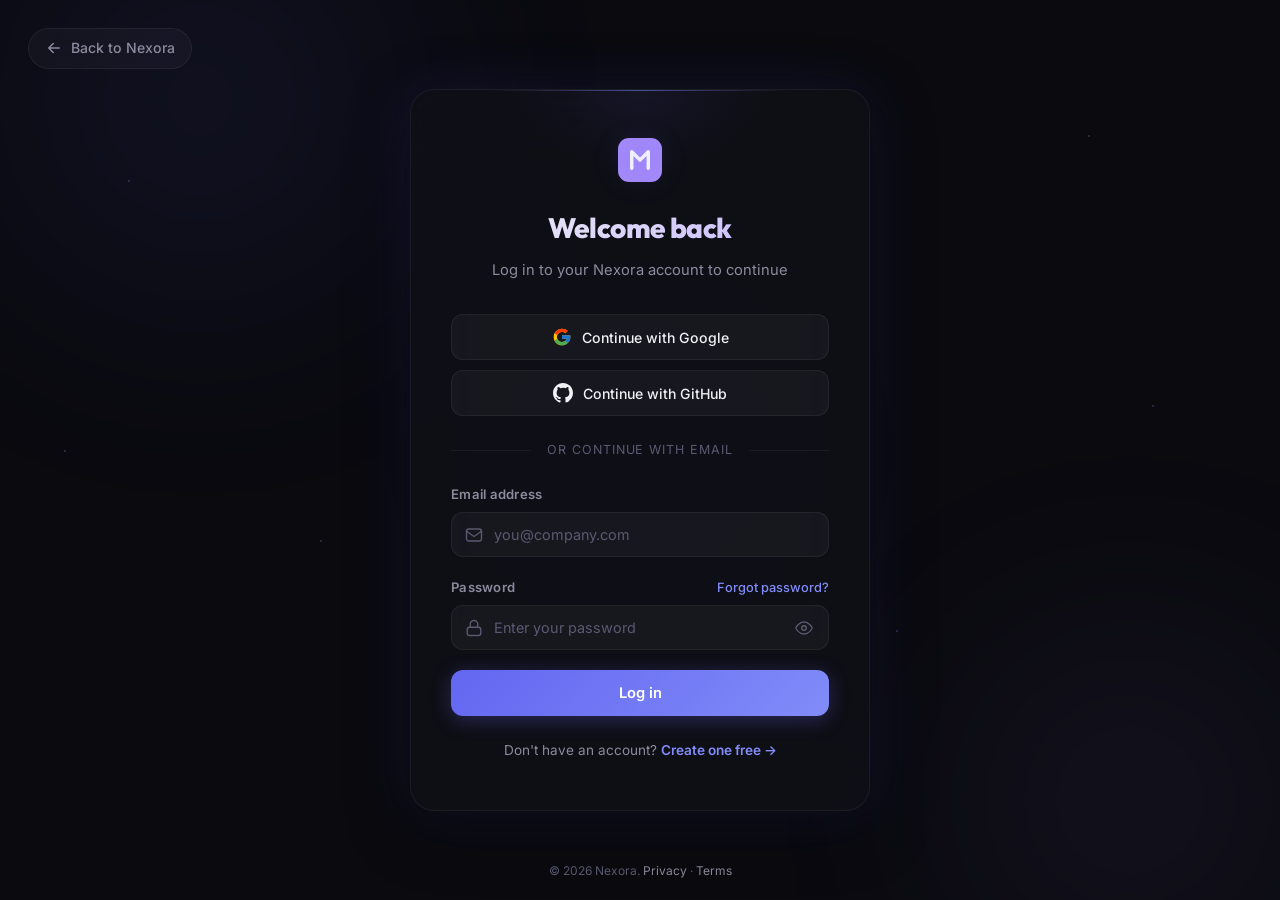
<file: index.html>
<!DOCTYPE html>
<html lang="en">
<head>
  <meta charset="UTF-8">
  <meta name="viewport" content="width=device-width, initial-scale=1.0">
  <title>Log In — Nexora</title>
  <meta name="description" content="Log in to your Nexora account. Access your workspace, projects, and team collaboration tools.">
  <link rel="preconnect" href="https://fonts.googleapis.com">
  <link rel="preconnect" href="https://fonts.gstatic.com" crossorigin>
  <link href="https://fonts.googleapis.com/css2?family=Inter:wght@300;400;500;600;700;800;900&family=Outfit:wght@400;500;600;700;800&display=swap" rel="stylesheet">
  <link rel="stylesheet" href="auth.css">
</head>
<body>

  <!-- Animated Background -->
  <div class="auth-bg" aria-hidden="true">
    <div class="orb orb-1"></div>
    <div class="orb orb-2"></div>
    <div class="orb orb-3"></div>
  </div>

  <!-- Floating Particles -->
  <div class="auth-particles" aria-hidden="true">
    <div class="particle"></div>
    <div class="particle"></div>
    <div class="particle"></div>
    <div class="particle"></div>
    <div class="particle"></div>
    <div class="particle"></div>
    <div class="particle"></div>
    <div class="particle"></div>
  </div>

  <!-- Back to Home -->
  <a href="../index.html" class="auth-back" id="auth-back">
    <svg width="18" height="18" viewBox="0 0 24 24" fill="none">
      <path d="M19 12H5m0 0l6 6m-6-6l6-6" stroke="currentColor" stroke-width="2" stroke-linecap="round" stroke-linejoin="round"/>
    </svg>
    Back to Nexora
  </a>

  <!-- Login Page -->
  <main class="auth-page">
    <div class="auth-card" id="auth-card-login">

      <!-- Header -->
      <div class="auth-header">
        <div class="auth-logo">
          <svg width="44" height="44" viewBox="0 0 32 32" fill="none">
            <defs>
              <linearGradient id="authLogoGrad" x1="0" y1="0" x2="32" y2="32">
                <stop offset="0%" stop-color="#a78bfa"/>
                <stop offset="100%" stop-color="#6366f1"/>
              </linearGradient>
            </defs>
            <rect width="32" height="32" rx="8" fill="url(#authLogoGrad)"/>
            <path d="M10 22V10l6 6 6-6v12" stroke="#fff" stroke-width="2.5" stroke-linecap="round" stroke-linejoin="round" fill="none"/>
          </svg>
        </div>
        <h1>Welcome back</h1>
        <p>Log in to your Nexora account to continue</p>
      </div>

      <!-- Social Login -->
      <div class="auth-social-buttons">
        <button class="auth-social-btn" id="login-google">
          <svg width="20" height="20" viewBox="0 0 48 48">
            <path fill="#FFC107" d="M43.611 20.083H42V20H24v8h11.303c-1.649 4.657-6.08 8-11.303 8-6.627 0-12-5.373-12-12s5.373-12 12-12c3.059 0 5.842 1.154 7.961 3.039l5.657-5.657C34.046 6.053 29.268 4 24 4 12.955 4 4 12.955 4 24s8.955 20 20 20 20-8.955 20-20c0-1.341-.138-2.65-.389-3.917z"/>
            <path fill="#FF3D00" d="M6.306 14.691l6.571 4.819C14.655 15.108 18.961 12 24 12c3.059 0 5.842 1.154 7.961 3.039l5.657-5.657C34.046 6.053 29.268 4 24 4 16.318 4 9.656 8.337 6.306 14.691z"/>
            <path fill="#4CAF50" d="M24 44c5.166 0 9.86-1.977 13.409-5.192l-6.19-5.238A11.91 11.91 0 0 1 24 36c-5.202 0-9.619-3.317-11.283-7.946l-6.522 5.025C9.505 39.556 16.227 44 24 44z"/>
            <path fill="#1976D2" d="M43.611 20.083H42V20H24v8h11.303a12.04 12.04 0 0 1-4.087 5.571l.003-.002 6.19 5.238C36.971 39.205 44 34 44 24c0-1.341-.138-2.65-.389-3.917z"/>
          </svg>
          <span>Continue with Google</span>
        </button>
        <button class="auth-social-btn" id="login-github">
          <svg width="20" height="20" viewBox="0 0 24 24" fill="currentColor">
            <path d="M12 0C5.374 0 0 5.373 0 12c0 5.302 3.438 9.8 8.207 11.387.599.111.793-.261.793-.577v-2.234c-3.338.726-4.033-1.416-4.033-1.416-.546-1.387-1.333-1.756-1.333-1.756-1.089-.745.083-.729.083-.729 1.205.084 1.839 1.237 1.839 1.237 1.07 1.834 2.807 1.304 3.492.997.107-.775.418-1.305.762-1.604-2.665-.305-5.467-1.334-5.467-5.931 0-1.311.469-2.381 1.236-3.221-.124-.303-.535-1.524.117-3.176 0 0 1.008-.322 3.301 1.23A11.509 11.509 0 0 1 12 5.803c1.02.005 2.047.138 3.006.404 2.291-1.552 3.297-1.23 3.297-1.23.653 1.653.242 2.874.118 3.176.77.84 1.235 1.911 1.235 3.221 0 4.609-2.807 5.624-5.479 5.921.43.372.823 1.102.823 2.222v3.293c0 .319.192.694.801.576C20.566 21.797 24 17.3 24 12c0-6.627-5.373-12-12-12z"/>
          </svg>
          <span>Continue with GitHub</span>
        </button>
      </div>

      <!-- Divider -->
      <div class="auth-divider">
        <span>or continue with email</span>
      </div>

      <!-- Login Form -->
      <form class="auth-fields" id="login-form" novalidate>
        <div class="auth-field">
          <label for="login-email">Email address</label>
          <div class="auth-input-wrap">
            <svg class="auth-input-icon" width="18" height="18" viewBox="0 0 24 24" fill="none">
              <rect x="2" y="4" width="20" height="16" rx="3" stroke="currentColor" stroke-width="1.8"/>
              <path d="M2 7l10 7 10-7" stroke="currentColor" stroke-width="1.8" stroke-linecap="round" stroke-linejoin="round"/>
            </svg>
            <input type="email" id="login-email" placeholder="you@company.com" autocomplete="email" required>
          </div>
        </div>
        <div class="auth-field">
          <div class="auth-field-header">
            <label for="login-password">Password</label>
            <a href="#" class="auth-forgot" id="auth-forgot">Forgot password?</a>
          </div>
          <div class="auth-input-wrap">
            <svg class="auth-input-icon" width="18" height="18" viewBox="0 0 24 24" fill="none">
              <rect x="3" y="11" width="18" height="11" rx="3" stroke="currentColor" stroke-width="1.8"/>
              <path d="M7 11V7a5 5 0 0 1 10 0v4" stroke="currentColor" stroke-width="1.8" stroke-linecap="round"/>
            </svg>
            <input type="password" id="login-password" placeholder="Enter your password" autocomplete="current-password" required>
            <button type="button" class="auth-toggle-password" data-target="login-password" aria-label="Toggle password visibility">
              <svg class="eye-open" width="18" height="18" viewBox="0 0 24 24" fill="none">
                <path d="M1 12s4-8 11-8 11 8 11 8-4 8-11 8S1 12 1 12z" stroke="currentColor" stroke-width="1.8"/>
                <circle cx="12" cy="12" r="3" stroke="currentColor" stroke-width="1.8"/>
              </svg>
              <svg class="eye-closed" width="18" height="18" viewBox="0 0 24 24" fill="none" style="display:none;">
                <path d="M17.94 17.94A10.07 10.07 0 0 1 12 20c-7 0-11-8-11-8a18.45 18.45 0 0 1 5.06-5.94M9.9 4.24A9.12 9.12 0 0 1 12 4c7 0 11 8 11 8a18.5 18.5 0 0 1-2.16 3.19m-6.72-1.07a3 3 0 1 1-4.24-4.24" stroke="currentColor" stroke-width="1.8" stroke-linecap="round"/>
                <line x1="1" y1="1" x2="23" y2="23" stroke="currentColor" stroke-width="1.8" stroke-linecap="round"/>
              </svg>
            </button>
          </div>
        </div>
        <button type="submit" class="auth-submit" id="login-submit">
          <span class="auth-btn-text">Log in</span>
          <span class="auth-btn-loader" style="display:none;">
            <svg width="20" height="20" viewBox="0 0 24 24" fill="none">
              <circle cx="12" cy="12" r="10" stroke="currentColor" stroke-width="2.5" opacity="0.25"/>
              <path d="M12 2a10 10 0 0 1 10 10" stroke="currentColor" stroke-width="2.5" stroke-linecap="round"/>
            </svg>
          </span>
        </button>
      </form>

      <!-- Switch to Signup -->
      <p class="auth-switch">
        Don't have an account? <a href="signup.html">Create one free →</a>
      </p>
    </div>
  </main>

  <!-- Footer -->
  <p class="auth-footer">© 2026 Nexora. <a href="#">Privacy</a> · <a href="#">Terms</a></p>

  <script src="auth.js"></script>
</body>
</html>
</file>
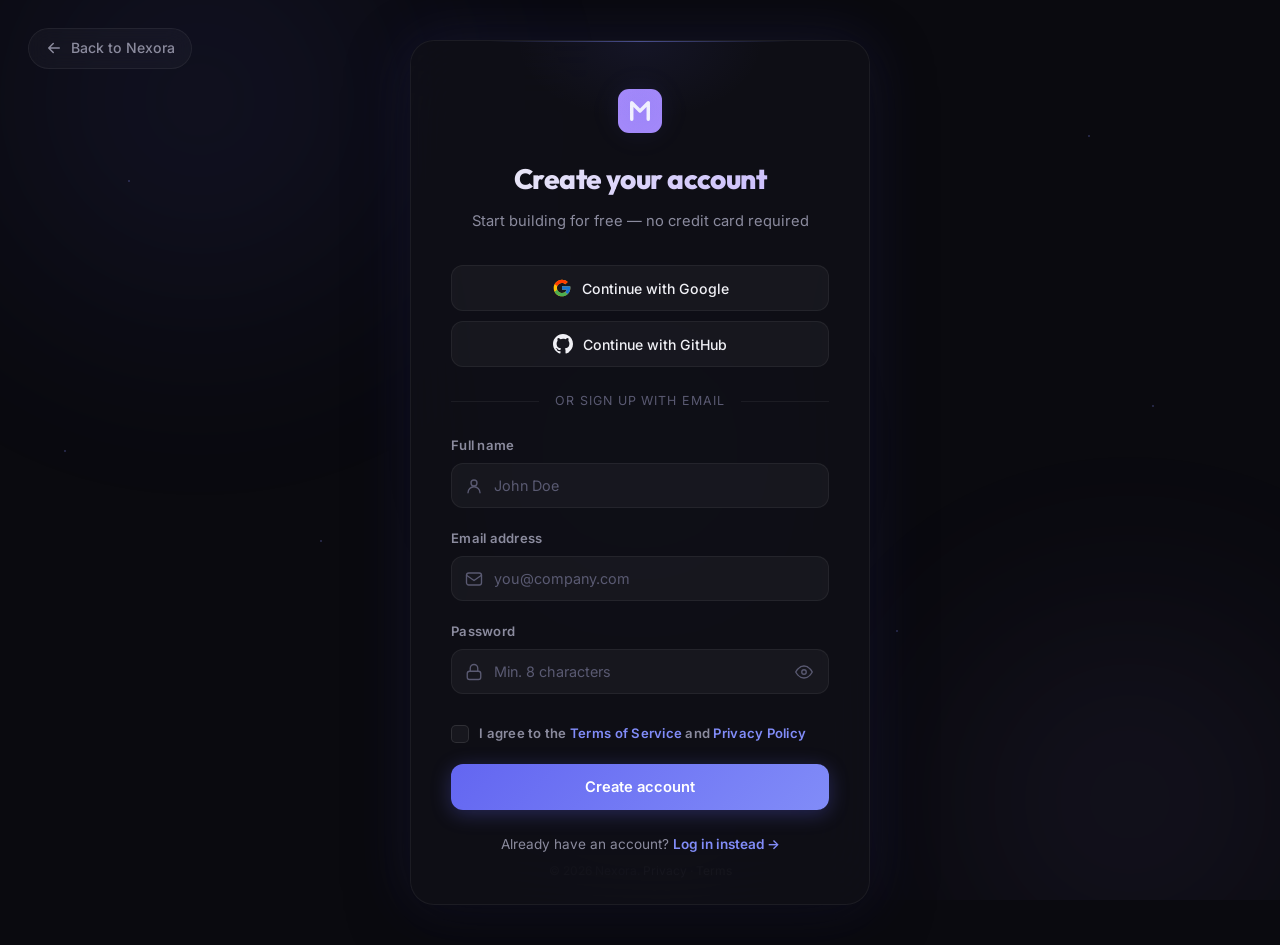
<file: signup.html>
<!DOCTYPE html>
<html lang="en">
<head>
  <meta charset="UTF-8">
  <meta name="viewport" content="width=device-width, initial-scale=1.0">
  <title>Sign Up — Nexora</title>
  <meta name="description" content="Create your free Nexora account. Start building, collaborating, and shipping faster with AI-powered workflows.">
  <link rel="preconnect" href="https://fonts.googleapis.com">
  <link rel="preconnect" href="https://fonts.gstatic.com" crossorigin>
  <link href="https://fonts.googleapis.com/css2?family=Inter:wght@300;400;500;600;700;800;900&family=Outfit:wght@400;500;600;700;800&display=swap" rel="stylesheet">
  <link rel="stylesheet" href="auth.css">
</head>
<body>

  <!-- Animated Background -->
  <div class="auth-bg" aria-hidden="true">
    <div class="orb orb-1"></div>
    <div class="orb orb-2"></div>
    <div class="orb orb-3"></div>
  </div>

  <!-- Floating Particles -->
  <div class="auth-particles" aria-hidden="true">
    <div class="particle"></div>
    <div class="particle"></div>
    <div class="particle"></div>
    <div class="particle"></div>
    <div class="particle"></div>
    <div class="particle"></div>
    <div class="particle"></div>
    <div class="particle"></div>
  </div>

  <!-- Back to Home -->
  <a href="../index.html" class="auth-back" id="auth-back">
    <svg width="18" height="18" viewBox="0 0 24 24" fill="none">
      <path d="M19 12H5m0 0l6 6m-6-6l6-6" stroke="currentColor" stroke-width="2" stroke-linecap="round" stroke-linejoin="round"/>
    </svg>
    Back to Nexora
  </a>

  <!-- Signup Page -->
  <main class="auth-page">
    <div class="auth-card" id="auth-card-signup">

      <!-- Header -->
      <div class="auth-header">
        <div class="auth-logo">
          <svg width="44" height="44" viewBox="0 0 32 32" fill="none">
            <defs>
              <linearGradient id="authLogoGrad" x1="0" y1="0" x2="32" y2="32">
                <stop offset="0%" stop-color="#a78bfa"/>
                <stop offset="100%" stop-color="#6366f1"/>
              </linearGradient>
            </defs>
            <rect width="32" height="32" rx="8" fill="url(#authLogoGrad)"/>
            <path d="M10 22V10l6 6 6-6v12" stroke="#fff" stroke-width="2.5" stroke-linecap="round" stroke-linejoin="round" fill="none"/>
          </svg>
        </div>
        <h1>Create your account</h1>
        <p>Start building for free — no credit card required</p>
      </div>

      <!-- Social Login -->
      <div class="auth-social-buttons">
        <button class="auth-social-btn" id="signup-google">
          <svg width="20" height="20" viewBox="0 0 48 48">
            <path fill="#FFC107" d="M43.611 20.083H42V20H24v8h11.303c-1.649 4.657-6.08 8-11.303 8-6.627 0-12-5.373-12-12s5.373-12 12-12c3.059 0 5.842 1.154 7.961 3.039l5.657-5.657C34.046 6.053 29.268 4 24 4 12.955 4 4 12.955 4 24s8.955 20 20 20 20-8.955 20-20c0-1.341-.138-2.65-.389-3.917z"/>
            <path fill="#FF3D00" d="M6.306 14.691l6.571 4.819C14.655 15.108 18.961 12 24 12c3.059 0 5.842 1.154 7.961 3.039l5.657-5.657C34.046 6.053 29.268 4 24 4 16.318 4 9.656 8.337 6.306 14.691z"/>
            <path fill="#4CAF50" d="M24 44c5.166 0 9.86-1.977 13.409-5.192l-6.19-5.238A11.91 11.91 0 0 1 24 36c-5.202 0-9.619-3.317-11.283-7.946l-6.522 5.025C9.505 39.556 16.227 44 24 44z"/>
            <path fill="#1976D2" d="M43.611 20.083H42V20H24v8h11.303a12.04 12.04 0 0 1-4.087 5.571l.003-.002 6.19 5.238C36.971 39.205 44 34 44 24c0-1.341-.138-2.65-.389-3.917z"/>
          </svg>
          <span>Continue with Google</span>
        </button>
        <button class="auth-social-btn" id="signup-github">
          <svg width="20" height="20" viewBox="0 0 24 24" fill="currentColor">
            <path d="M12 0C5.374 0 0 5.373 0 12c0 5.302 3.438 9.8 8.207 11.387.599.111.793-.261.793-.577v-2.234c-3.338.726-4.033-1.416-4.033-1.416-.546-1.387-1.333-1.756-1.333-1.756-1.089-.745.083-.729.083-.729 1.205.084 1.839 1.237 1.839 1.237 1.07 1.834 2.807 1.304 3.492.997.107-.775.418-1.305.762-1.604-2.665-.305-5.467-1.334-5.467-5.931 0-1.311.469-2.381 1.236-3.221-.124-.303-.535-1.524.117-3.176 0 0 1.008-.322 3.301 1.23A11.509 11.509 0 0 1 12 5.803c1.02.005 2.047.138 3.006.404 2.291-1.552 3.297-1.23 3.297-1.23.653 1.653.242 2.874.118 3.176.77.84 1.235 1.911 1.235 3.221 0 4.609-2.807 5.624-5.479 5.921.43.372.823 1.102.823 2.222v3.293c0 .319.192.694.801.576C20.566 21.797 24 17.3 24 12c0-6.627-5.373-12-12-12z"/>
          </svg>
          <span>Continue with GitHub</span>
        </button>
      </div>

      <!-- Divider -->
      <div class="auth-divider">
        <span>or sign up with email</span>
      </div>

      <!-- Signup Form -->
      <form class="auth-fields" id="signup-form" novalidate>
        <div class="auth-field">
          <label for="signup-name">Full name</label>
          <div class="auth-input-wrap">
            <svg class="auth-input-icon" width="18" height="18" viewBox="0 0 24 24" fill="none">
              <circle cx="12" cy="8" r="4" stroke="currentColor" stroke-width="1.8"/>
              <path d="M20 21a8 8 0 1 0-16 0" stroke="currentColor" stroke-width="1.8" stroke-linecap="round"/>
            </svg>
            <input type="text" id="signup-name" placeholder="John Doe" autocomplete="name" required>
          </div>
        </div>
        <div class="auth-field">
          <label for="signup-email">Email address</label>
          <div class="auth-input-wrap">
            <svg class="auth-input-icon" width="18" height="18" viewBox="0 0 24 24" fill="none">
              <rect x="2" y="4" width="20" height="16" rx="3" stroke="currentColor" stroke-width="1.8"/>
              <path d="M2 7l10 7 10-7" stroke="currentColor" stroke-width="1.8" stroke-linecap="round" stroke-linejoin="round"/>
            </svg>
            <input type="email" id="signup-email" placeholder="you@company.com" autocomplete="email" required>
          </div>
        </div>
        <div class="auth-field">
          <label for="signup-password">Password</label>
          <div class="auth-input-wrap">
            <svg class="auth-input-icon" width="18" height="18" viewBox="0 0 24 24" fill="none">
              <rect x="3" y="11" width="18" height="11" rx="3" stroke="currentColor" stroke-width="1.8"/>
              <path d="M7 11V7a5 5 0 0 1 10 0v4" stroke="currentColor" stroke-width="1.8" stroke-linecap="round"/>
            </svg>
            <input type="password" id="signup-password" placeholder="Min. 8 characters" autocomplete="new-password" required minlength="8">
            <button type="button" class="auth-toggle-password" data-target="signup-password" aria-label="Toggle password visibility">
              <svg class="eye-open" width="18" height="18" viewBox="0 0 24 24" fill="none">
                <path d="M1 12s4-8 11-8 11 8 11 8-4 8-11 8S1 12 1 12z" stroke="currentColor" stroke-width="1.8"/>
                <circle cx="12" cy="12" r="3" stroke="currentColor" stroke-width="1.8"/>
              </svg>
              <svg class="eye-closed" width="18" height="18" viewBox="0 0 24 24" fill="none" style="display:none;">
                <path d="M17.94 17.94A10.07 10.07 0 0 1 12 20c-7 0-11-8-11-8a18.45 18.45 0 0 1 5.06-5.94M9.9 4.24A9.12 9.12 0 0 1 12 4c7 0 11 8 11 8a18.5 18.5 0 0 1-2.16 3.19m-6.72-1.07a3 3 0 1 1-4.24-4.24" stroke="currentColor" stroke-width="1.8" stroke-linecap="round"/>
                <line x1="1" y1="1" x2="23" y2="23" stroke="currentColor" stroke-width="1.8" stroke-linecap="round"/>
              </svg>
            </button>
          </div>
          <!-- Password Strength Meter -->
          <div class="password-strength" id="password-strength">
            <div class="strength-bars">
              <div class="strength-bar"></div>
              <div class="strength-bar"></div>
              <div class="strength-bar"></div>
              <div class="strength-bar"></div>
            </div>
            <span class="strength-label" id="strength-label"></span>
          </div>
        </div>
        <div class="auth-field auth-checkbox-field">
          <label class="auth-checkbox-label">
            <input type="checkbox" id="signup-terms" required>
            <span class="auth-checkmark"></span>
            <span>I agree to the <a href="#">Terms of Service</a> and <a href="#">Privacy Policy</a></span>
          </label>
        </div>
        <button type="submit" class="auth-submit" id="signup-submit">
          <span class="auth-btn-text">Create account</span>
          <span class="auth-btn-loader" style="display:none;">
            <svg width="20" height="20" viewBox="0 0 24 24" fill="none">
              <circle cx="12" cy="12" r="10" stroke="currentColor" stroke-width="2.5" opacity="0.25"/>
              <path d="M12 2a10 10 0 0 1 10 10" stroke="currentColor" stroke-width="2.5" stroke-linecap="round"/>
            </svg>
          </span>
        </button>
      </form>

      <!-- Switch to Login -->
      <p class="auth-switch">
        Already have an account? <a href="index.html">Log in instead →</a>
      </p>
    </div>
  </main>

  <!-- Footer -->
  <p class="auth-footer">© 2026 Nexora. <a href="#">Privacy</a> · <a href="#">Terms</a></p>

  <script src="auth.js"></script>
</body>
</html>
</file>
<file: auth.css>
/* ============================================
   NEXORA AUTH PAGES — SHARED STYLES
   ============================================ */

/* --- CSS Variables / Design Tokens --- */
:root {
  /* Colors */
  --bg-primary: #0a0a0f;
  --bg-secondary: #111118;
  --bg-card: rgba(17, 17, 24, 0.7);
  --bg-card-hover: rgba(25, 25, 36, 0.9);
  --bg-glass: rgba(255, 255, 255, 0.03);
  --bg-glass-border: rgba(255, 255, 255, 0.06);

  --text-primary: #f0f0f5;
  --text-secondary: #8b8b9e;
  --text-tertiary: #5a5a72;

  --accent-purple: #818cf8;
  --accent-violet: #a78bfa;
  --accent-indigo: #6366f1;
  --accent-blue: #3b82f6;
  --accent-cyan: #06b6d4;
  --accent-pink: #f472b6;

  --gradient-primary: linear-gradient(135deg, #818cf8, #6366f1, #a78bfa);
  --gradient-text: linear-gradient(135deg, #c4b5fd, #818cf8, #6366f1);
  --gradient-cta: linear-gradient(135deg, #6366f1, #818cf8);

  --border-subtle: rgba(255, 255, 255, 0.06);
  --border-light: rgba(255, 255, 255, 0.1);

  /* Shadows */
  --shadow-sm: 0 2px 8px rgba(0, 0, 0, 0.2);
  --shadow-md: 0 8px 32px rgba(0, 0, 0, 0.3);
  --shadow-lg: 0 16px 64px rgba(0, 0, 0, 0.4);
  --shadow-glow: 0 0 60px rgba(99, 102, 241, 0.15);
  --shadow-glow-strong: 0 0 80px rgba(99, 102, 241, 0.25);

  /* Radius */
  --radius-sm: 8px;
  --radius-md: 12px;
  --radius-lg: 16px;
  --radius-xl: 24px;
  --radius-full: 9999px;

  /* Transitions */
  --ease-out: cubic-bezier(0.16, 1, 0.3, 1);
  --ease-spring: cubic-bezier(0.34, 1.56, 0.64, 1);
  --transition-fast: 0.2s var(--ease-out);
  --transition-normal: 0.35s var(--ease-out);
  --transition-slow: 0.6s var(--ease-out);
}

/* --- Reset & Base --- */
*,
*::before,
*::after {
  margin: 0;
  padding: 0;
  box-sizing: border-box;
}

html {
  scroll-behavior: smooth;
  -webkit-font-smoothing: antialiased;
  -moz-osx-font-smoothing: grayscale;
}

body {
  font-family: 'Inter', -apple-system, BlinkMacSystemFont, sans-serif;
  background: var(--bg-primary);
  color: var(--text-primary);
  line-height: 1.6;
  overflow-x: hidden;
  min-height: 100vh;
}

a {
  text-decoration: none;
  color: inherit;
}

/* --- Animated Background --- */
.auth-bg {
  position: fixed;
  inset: 0;
  z-index: 0;
  pointer-events: none;
  overflow: hidden;
}

.orb {
  position: absolute;
  border-radius: 50%;
  filter: blur(120px);
  opacity: 0.4;
}

.orb-1 {
  width: 600px;
  height: 600px;
  background: radial-gradient(circle, rgba(99, 102, 241, 0.35), transparent 70%);
  top: -200px;
  left: -100px;
  animation: orbFloat1 20s ease-in-out infinite;
}

.orb-2 {
  width: 500px;
  height: 500px;
  background: radial-gradient(circle, rgba(167, 139, 250, 0.3), transparent 70%);
  bottom: -150px;
  right: -100px;
  animation: orbFloat2 25s ease-in-out infinite;
}

.orb-3 {
  width: 350px;
  height: 350px;
  background: radial-gradient(circle, rgba(6, 182, 212, 0.2), transparent 70%);
  top: 50%;
  left: 50%;
  transform: translate(-50%, -50%);
  animation: orbFloat3 22s ease-in-out infinite;
}

@keyframes orbFloat1 {
  0%, 100% { transform: translate(0, 0) scale(1); }
  33% { transform: translate(100px, 80px) scale(1.1); }
  66% { transform: translate(-50px, 120px) scale(0.9); }
}

@keyframes orbFloat2 {
  0%, 100% { transform: translate(0, 0) scale(1); }
  33% { transform: translate(-80px, -60px) scale(1.15); }
  66% { transform: translate(60px, 40px) scale(0.85); }
}

@keyframes orbFloat3 {
  0%, 100% { transform: translate(-50%, -50%) scale(1); }
  33% { transform: translate(-40%, -60%) scale(1.1); }
  66% { transform: translate(-60%, -40%) scale(0.95); }
}

/* --- Page Layout --- */
.auth-page {
  position: relative;
  z-index: 1;
  display: flex;
  align-items: center;
  justify-content: center;
  min-height: 100vh;
  padding: 40px 24px;
}

/* --- Back Link --- */
.auth-back {
  position: fixed;
  top: 28px;
  left: 28px;
  z-index: 10;
  display: flex;
  align-items: center;
  gap: 8px;
  font-size: 0.88rem;
  font-weight: 500;
  color: var(--text-secondary);
  transition: all var(--transition-fast);
  padding: 8px 16px;
  border-radius: var(--radius-full);
  background: rgba(255, 255, 255, 0.03);
  border: 1px solid var(--border-subtle);
  backdrop-filter: blur(12px);
}

.auth-back:hover {
  color: var(--text-primary);
  background: rgba(255, 255, 255, 0.06);
  border-color: var(--border-light);
  transform: translateX(-3px);
}

.auth-back svg {
  transition: transform var(--transition-fast);
}

.auth-back:hover svg {
  transform: translateX(-2px);
}

/* --- Auth Card --- */
.auth-card {
  width: 100%;
  max-width: 460px;
  background: rgba(17, 17, 24, 0.75);
  backdrop-filter: blur(40px);
  -webkit-backdrop-filter: blur(40px);
  border: 1px solid var(--border-subtle);
  border-radius: var(--radius-xl);
  padding: 48px 40px;
  box-shadow: var(--shadow-lg), var(--shadow-glow);
  position: relative;
  overflow: hidden;
  animation: cardAppear 0.7s var(--ease-out) forwards;
  opacity: 0;
  transform: translateY(24px) scale(0.98);
}

.auth-card::before {
  content: '';
  position: absolute;
  top: 0;
  left: 50%;
  transform: translateX(-50%);
  width: 300px;
  height: 1px;
  background: linear-gradient(90deg, transparent, rgba(129, 140, 248, 0.5), transparent);
}

.auth-card::after {
  content: '';
  position: absolute;
  top: -80px;
  left: 50%;
  transform: translateX(-50%);
  width: 250px;
  height: 160px;
  background: radial-gradient(ellipse, rgba(99, 102, 241, 0.08), transparent 70%);
  pointer-events: none;
}

@keyframes cardAppear {
  to {
    opacity: 1;
    transform: translateY(0) scale(1);
  }
}

/* --- Auth Header --- */
.auth-header {
  text-align: center;
  margin-bottom: 32px;
}

.auth-logo {
  display: inline-flex;
  align-items: center;
  justify-content: center;
  margin-bottom: 24px;
  position: relative;
}

.auth-logo::after {
  content: '';
  position: absolute;
  width: 60px;
  height: 60px;
  border-radius: 50%;
  background: radial-gradient(circle, rgba(99, 102, 241, 0.2), transparent 70%);
  filter: blur(12px);
}

.auth-header h1 {
  font-family: 'Outfit', sans-serif;
  font-size: 1.75rem;
  font-weight: 800;
  letter-spacing: -0.02em;
  margin-bottom: 8px;
  background: linear-gradient(135deg, #f0f0f5, #c4b5fd);
  -webkit-background-clip: text;
  -webkit-text-fill-color: transparent;
  background-clip: text;
}

.auth-header p {
  font-size: 0.92rem;
  color: var(--text-secondary);
  line-height: 1.6;
}

/* --- Social Buttons --- */
.auth-social-buttons {
  display: flex;
  flex-direction: column;
  gap: 10px;
  margin-bottom: 24px;
}

.auth-social-btn {
  display: flex;
  align-items: center;
  justify-content: center;
  gap: 10px;
  width: 100%;
  padding: 12px 20px;
  background: rgba(255, 255, 255, 0.04);
  border: 1px solid var(--border-subtle);
  border-radius: var(--radius-md);
  color: var(--text-primary);
  font-family: 'Inter', sans-serif;
  font-size: 0.88rem;
  font-weight: 500;
  cursor: pointer;
  transition: all var(--transition-normal);
  position: relative;
  overflow: hidden;
}

.auth-social-btn::before {
  content: '';
  position: absolute;
  inset: 0;
  background: linear-gradient(135deg, rgba(129, 140, 248, 0.06), transparent);
  opacity: 0;
  transition: opacity var(--transition-normal);
}

.auth-social-btn:hover {
  background: rgba(255, 255, 255, 0.07);
  border-color: rgba(129, 140, 248, 0.25);
  transform: translateY(-1px);
  box-shadow: 0 4px 16px rgba(0, 0, 0, 0.2);
}

.auth-social-btn:hover::before {
  opacity: 1;
}

.auth-social-btn:active {
  transform: translateY(0);
}

.auth-social-btn svg {
  flex-shrink: 0;
}

/* --- Divider --- */
.auth-divider {
  display: flex;
  align-items: center;
  gap: 16px;
  margin-bottom: 24px;
}

.auth-divider::before,
.auth-divider::after {
  content: '';
  flex: 1;
  height: 1px;
  background: var(--border-subtle);
}

.auth-divider span {
  font-size: 0.78rem;
  color: var(--text-tertiary);
  text-transform: uppercase;
  letter-spacing: 0.08em;
  white-space: nowrap;
}

/* --- Form Fields --- */
.auth-fields {
  display: flex;
  flex-direction: column;
  gap: 20px;
  margin-bottom: 24px;
}

.auth-field {
  display: flex;
  flex-direction: column;
  gap: 7px;
}

.auth-field label {
  font-size: 0.82rem;
  font-weight: 600;
  color: var(--text-secondary);
  letter-spacing: 0.02em;
}

.auth-field-header {
  display: flex;
  align-items: center;
  justify-content: space-between;
}

.auth-forgot {
  font-size: 0.8rem;
  font-weight: 500;
  color: var(--accent-purple);
  transition: color var(--transition-fast);
}

.auth-forgot:hover {
  color: var(--accent-violet);
}

.auth-input-wrap {
  position: relative;
  display: flex;
  align-items: center;
}

.auth-input-icon {
  position: absolute;
  left: 14px;
  color: var(--text-tertiary);
  pointer-events: none;
  transition: color var(--transition-fast);
  z-index: 1;
}

.auth-input-wrap:focus-within .auth-input-icon {
  color: var(--accent-purple);
}

.auth-input-wrap input {
  width: 100%;
  padding: 13px 14px 13px 42px;
  background: rgba(255, 255, 255, 0.04);
  border: 1px solid var(--border-subtle);
  border-radius: var(--radius-md);
  color: var(--text-primary);
  font-family: 'Inter', sans-serif;
  font-size: 0.9rem;
  transition: all var(--transition-normal);
  outline: none;
}

.auth-input-wrap input::placeholder {
  color: var(--text-tertiary);
}

.auth-input-wrap input:focus {
  background: rgba(255, 255, 255, 0.06);
  border-color: rgba(129, 140, 248, 0.4);
  box-shadow: 0 0 0 3px rgba(99, 102, 241, 0.1), 0 0 20px rgba(99, 102, 241, 0.05);
}

.auth-input-wrap input.error {
  border-color: rgba(239, 68, 68, 0.5);
  box-shadow: 0 0 0 3px rgba(239, 68, 68, 0.1);
}

.auth-input-wrap input.success {
  border-color: rgba(52, 211, 153, 0.4);
}

/* --- Password Toggle --- */
.auth-toggle-password {
  position: absolute;
  right: 12px;
  background: none;
  border: none;
  color: var(--text-tertiary);
  cursor: pointer;
  padding: 4px;
  display: flex;
  align-items: center;
  justify-content: center;
  transition: color var(--transition-fast);
  z-index: 1;
}

.auth-toggle-password:hover {
  color: var(--text-secondary);
}

/* --- Password Strength Meter --- */
.password-strength {
  display: flex;
  align-items: center;
  gap: 10px;
  margin-top: 4px;
  opacity: 0;
  transform: translateY(-4px);
  transition: all var(--transition-fast);
}

.password-strength.visible {
  opacity: 1;
  transform: translateY(0);
}

.strength-bars {
  display: flex;
  gap: 4px;
  flex: 1;
}

.strength-bar {
  height: 3px;
  flex: 1;
  border-radius: 2px;
  background: rgba(255, 255, 255, 0.08);
  transition: all var(--transition-normal);
}

.strength-bar.active {
  background: var(--text-tertiary);
}

/* Strength levels */
.strength-bar.weak { background: #ef4444; }
.strength-bar.fair { background: #f59e0b; }
.strength-bar.good { background: #3b82f6; }
.strength-bar.strong { background: #34d399; }

.strength-label {
  font-size: 0.72rem;
  font-weight: 600;
  text-transform: uppercase;
  letter-spacing: 0.08em;
  white-space: nowrap;
  min-width: 50px;
  text-align: right;
}

.strength-label.weak { color: #ef4444; }
.strength-label.fair { color: #f59e0b; }
.strength-label.good { color: #3b82f6; }
.strength-label.strong { color: #34d399; }

/* --- Checkbox --- */
.auth-checkbox-field {
  margin-top: -4px;
}

.auth-checkbox-label {
  display: flex;
  align-items: flex-start;
  gap: 10px;
  cursor: pointer;
  font-size: 0.82rem;
  color: var(--text-secondary);
  line-height: 1.5;
}

.auth-checkbox-label input[type="checkbox"] {
  display: none;
}

.auth-checkmark {
  width: 18px;
  height: 18px;
  min-width: 18px;
  border-radius: 5px;
  border: 1.5px solid var(--border-light);
  background: rgba(255, 255, 255, 0.04);
  display: flex;
  align-items: center;
  justify-content: center;
  transition: all var(--transition-fast);
  position: relative;
  margin-top: 1px;
}

.auth-checkmark::after {
  content: '';
  width: 10px;
  height: 10px;
  border-radius: 3px;
  background: var(--gradient-cta);
  transform: scale(0);
  transition: transform 0.2s var(--ease-spring);
}

.auth-checkbox-label input:checked + .auth-checkmark {
  border-color: var(--accent-indigo);
  background: rgba(99, 102, 241, 0.1);
}

.auth-checkbox-label input:checked + .auth-checkmark::after {
  transform: scale(1);
}

.auth-checkbox-label a {
  color: var(--accent-purple);
  transition: color var(--transition-fast);
}

.auth-checkbox-label a:hover {
  color: var(--accent-violet);
}

/* --- Submit Button --- */
.auth-submit {
  display: flex;
  align-items: center;
  justify-content: center;
  gap: 8px;
  width: 100%;
  padding: 14px 24px;
  background: var(--gradient-cta);
  color: #fff;
  font-family: 'Inter', sans-serif;
  font-size: 0.92rem;
  font-weight: 600;
  border: none;
  border-radius: var(--radius-md);
  cursor: pointer;
  transition: all var(--transition-normal);
  box-shadow: 0 4px 20px rgba(99, 102, 241, 0.3);
  position: relative;
  overflow: hidden;
}

.auth-submit::before {
  content: '';
  position: absolute;
  inset: 0;
  background: linear-gradient(135deg, rgba(255, 255, 255, 0.1), transparent);
  opacity: 0;
  transition: opacity var(--transition-normal);
}

.auth-submit:hover {
  box-shadow: 0 6px 30px rgba(99, 102, 241, 0.5);
  transform: translateY(-2px);
}

.auth-submit:hover::before {
  opacity: 1;
}

.auth-submit:active {
  transform: translateY(0);
}

.auth-submit:disabled {
  opacity: 0.6;
  cursor: not-allowed;
  transform: none;
}

.auth-btn-loader {
  display: flex;
  align-items: center;
}

.auth-btn-loader svg {
  animation: spinLoader 0.8s linear infinite;
}

@keyframes spinLoader {
  0% { transform: rotate(0deg); }
  100% { transform: rotate(360deg); }
}

/* --- Switch Link --- */
.auth-switch {
  text-align: center;
  font-size: 0.85rem;
  color: var(--text-secondary);
}

.auth-switch a {
  color: var(--accent-purple);
  font-weight: 600;
  transition: color var(--transition-fast);
}

.auth-switch a:hover {
  color: var(--accent-violet);
}

/* --- Error message --- */
.auth-error {
  display: none;
  align-items: center;
  gap: 8px;
  padding: 10px 14px;
  background: rgba(239, 68, 68, 0.08);
  border: 1px solid rgba(239, 68, 68, 0.2);
  border-radius: var(--radius-sm);
  font-size: 0.82rem;
  color: #fca5a5;
  margin-bottom: 16px;
  animation: shakeError 0.4s var(--ease-out);
}

.auth-error.visible {
  display: flex;
}

@keyframes shakeError {
  0%, 100% { transform: translateX(0); }
  25% { transform: translateX(-6px); }
  50% { transform: translateX(6px); }
  75% { transform: translateX(-3px); }
}

.auth-error svg {
  flex-shrink: 0;
}

/* --- Success Toast --- */
.auth-success-toast {
  position: fixed;
  top: 28px;
  right: 28px;
  z-index: 100;
  display: flex;
  align-items: center;
  gap: 10px;
  padding: 14px 22px;
  background: rgba(17, 17, 24, 0.9);
  backdrop-filter: blur(20px);
  border: 1px solid rgba(52, 211, 153, 0.25);
  border-radius: var(--radius-md);
  box-shadow: 0 8px 32px rgba(0, 0, 0, 0.3);
  font-size: 0.88rem;
  color: #34d399;
  font-weight: 500;
  transform: translateX(calc(100% + 40px));
  transition: transform 0.5s var(--ease-spring);
}

.auth-success-toast.visible {
  transform: translateX(0);
}

.auth-success-toast .toast-icon {
  width: 24px;
  height: 24px;
  border-radius: 50%;
  background: rgba(52, 211, 153, 0.15);
  display: flex;
  align-items: center;
  justify-content: center;
  font-size: 0.85rem;
  flex-shrink: 0;
}

/* --- Footer Text --- */
.auth-footer {
  position: fixed;
  bottom: 20px;
  left: 50%;
  transform: translateX(-50%);
  font-size: 0.75rem;
  color: var(--text-tertiary);
  white-space: nowrap;
}

.auth-footer a {
  color: var(--text-secondary);
  transition: color var(--transition-fast);
}

.auth-footer a:hover {
  color: var(--accent-purple);
}

/* --- Particles --- */
.auth-particles {
  position: fixed;
  inset: 0;
  z-index: 0;
  pointer-events: none;
  overflow: hidden;
}

.particle {
  position: absolute;
  width: 2px;
  height: 2px;
  background: rgba(129, 140, 248, 0.3);
  border-radius: 50%;
  animation: particleFloat linear infinite;
}

.particle:nth-child(1) { left: 10%; top: 20%; animation-duration: 15s; animation-delay: 0s; }
.particle:nth-child(2) { left: 25%; top: 60%; animation-duration: 20s; animation-delay: 2s; }
.particle:nth-child(3) { left: 50%; top: 30%; animation-duration: 18s; animation-delay: 4s; }
.particle:nth-child(4) { left: 70%; top: 70%; animation-duration: 22s; animation-delay: 1s; }
.particle:nth-child(5) { left: 85%; top: 15%; animation-duration: 16s; animation-delay: 3s; }
.particle:nth-child(6) { left: 40%; top: 85%; animation-duration: 19s; animation-delay: 5s; }
.particle:nth-child(7) { left: 90%; top: 45%; animation-duration: 21s; animation-delay: 2.5s; }
.particle:nth-child(8) { left: 5%;  top: 50%; animation-duration: 17s; animation-delay: 1.5s; }

@keyframes particleFloat {
  0% {
    transform: translateY(0) translateX(0) scale(1);
    opacity: 0;
  }
  10% {
    opacity: 0.6;
  }
  50% {
    transform: translateY(-100px) translateX(30px) scale(1.5);
    opacity: 0.3;
  }
  90% {
    opacity: 0.5;
  }
  100% {
    transform: translateY(-200px) translateX(-20px) scale(0.8);
    opacity: 0;
  }
}

/* --- Responsive --- */
@media (max-width: 520px) {
  .auth-card {
    padding: 36px 24px;
    border-radius: var(--radius-lg);
  }

  .auth-header h1 {
    font-size: 1.5rem;
  }

  .auth-back {
    top: 16px;
    left: 16px;
    font-size: 0.82rem;
    padding: 6px 12px;
  }

  .auth-footer {
    font-size: 0.7rem;
  }

  .auth-page {
    padding: 80px 16px 60px;
  }
}

@media (max-width: 360px) {
  .auth-card {
    padding: 28px 18px;
  }

  .auth-social-btn {
    font-size: 0.82rem;
    padding: 11px 16px;
  }
}
</file>
